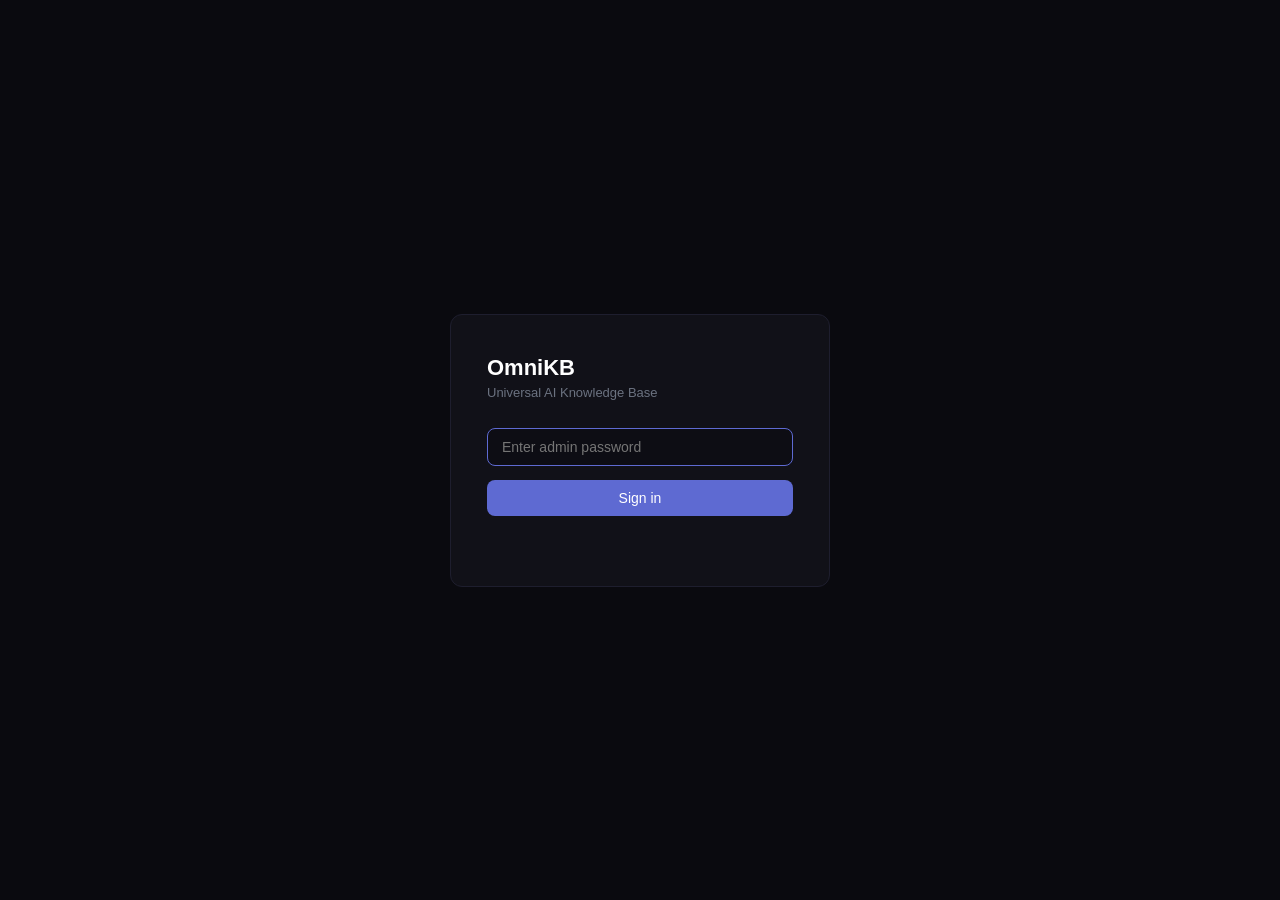
<file: frontend/login.html>
<!DOCTYPE html>
<html lang="zh-CN">
<head>
  <meta charset="UTF-8"/>
  <meta name="viewport" content="width=device-width, initial-scale=1.0"/>
  <title>OmniKB Login</title>
  <link rel="icon" type="image/png" sizes="32x32" href="favicon-32.png"/>
  <style>
    :root {
      --bg: #0a0a0f;
      --card-bg: #111118;
      --border: #1e1e2e;
      --text: #c9d1d9;
      --text-muted: #6b7280;
      --accent: #5e6ad2;
      --accent-hover: #4f5bc1;
      --input-bg: #0d0d14;
      --danger: #ef4444;
    }
    * { margin: 0; padding: 0; box-sizing: border-box; }
    body {
      font-family: -apple-system, BlinkMacSystemFont, "Segoe UI", Roboto, "Helvetica Neue", Arial, sans-serif;
      background: var(--bg);
      color: var(--text);
      display: flex;
      align-items: center;
      justify-content: center;
      min-height: 100vh;
    }
    .login-card {
      background: var(--card-bg);
      border: 1px solid var(--border);
      border-radius: 12px;
      padding: 40px 36px;
      width: 380px;
      max-width: 90vw;
    }
    .login-card h1 {
      font-size: 22px;
      font-weight: 600;
      margin-bottom: 4px;
      color: #fff;
    }
    .login-card .subtitle {
      font-size: 13px;
      color: var(--text-muted);
      margin-bottom: 28px;
    }
    .login-card input {
      width: 100%;
      padding: 10px 14px;
      background: var(--input-bg);
      border: 1px solid var(--border);
      border-radius: 8px;
      color: var(--text);
      font-size: 14px;
      outline: none;
      transition: border-color 0.15s;
    }
    .login-card input:focus {
      border-color: var(--accent);
    }
    .login-card button {
      width: 100%;
      margin-top: 14px;
      padding: 10px 0;
      background: var(--accent);
      color: #fff;
      border: none;
      border-radius: 8px;
      font-size: 14px;
      font-weight: 500;
      cursor: pointer;
      transition: background 0.15s;
    }
    .login-card button:hover { background: var(--accent-hover); }
    .login-card button:disabled { opacity: 0.5; cursor: not-allowed; }
    .login-card .error {
      color: var(--danger);
      font-size: 13px;
      margin-top: 10px;
      min-height: 20px;
    }
  </style>
</head>
<body>
<div class="login-card">
  <h1>OmniKB</h1>
  <p class="subtitle">Universal AI Knowledge Base</p>
  <form id="login-form">
    <input type="password" id="password-input" placeholder="Enter admin password" required autofocus/>
    <button type="submit" id="submit-btn">Sign in</button>
    <div class="error" id="login-error"></div>
  </form>
</div>
<script>
  const form = document.getElementById('login-form');
  const input = document.getElementById('password-input');
  const btn = document.getElementById('submit-btn');
  const err = document.getElementById('login-error');

  form.onsubmit = async function(e) {
    e.preventDefault();
    const pwd = input.value.trim();
    if (!pwd) return;

    btn.disabled = true;
    btn.textContent = 'Signing in...';
    err.textContent = '';

    try {
      const res = await fetch('/auth/login', {
        method: 'POST',
        headers: { 'Content-Type': 'application/json' },
        body: JSON.stringify({ password: pwd }),
      });
      if (res.ok) {
        const dest = new URLSearchParams(window.location.search).get('next') || '/';
        window.location.href = dest;
      } else {
        const data = await res.json().catch(() => ({}));
        err.textContent = data.detail || 'Incorrect password';
        btn.disabled = false;
        btn.textContent = 'Sign in';
      }
    } catch {
      err.textContent = 'Network error — cannot reach backend';
      btn.disabled = false;
      btn.textContent = 'Sign in';
    }
  };
</script>
</body>
</html>
</file>
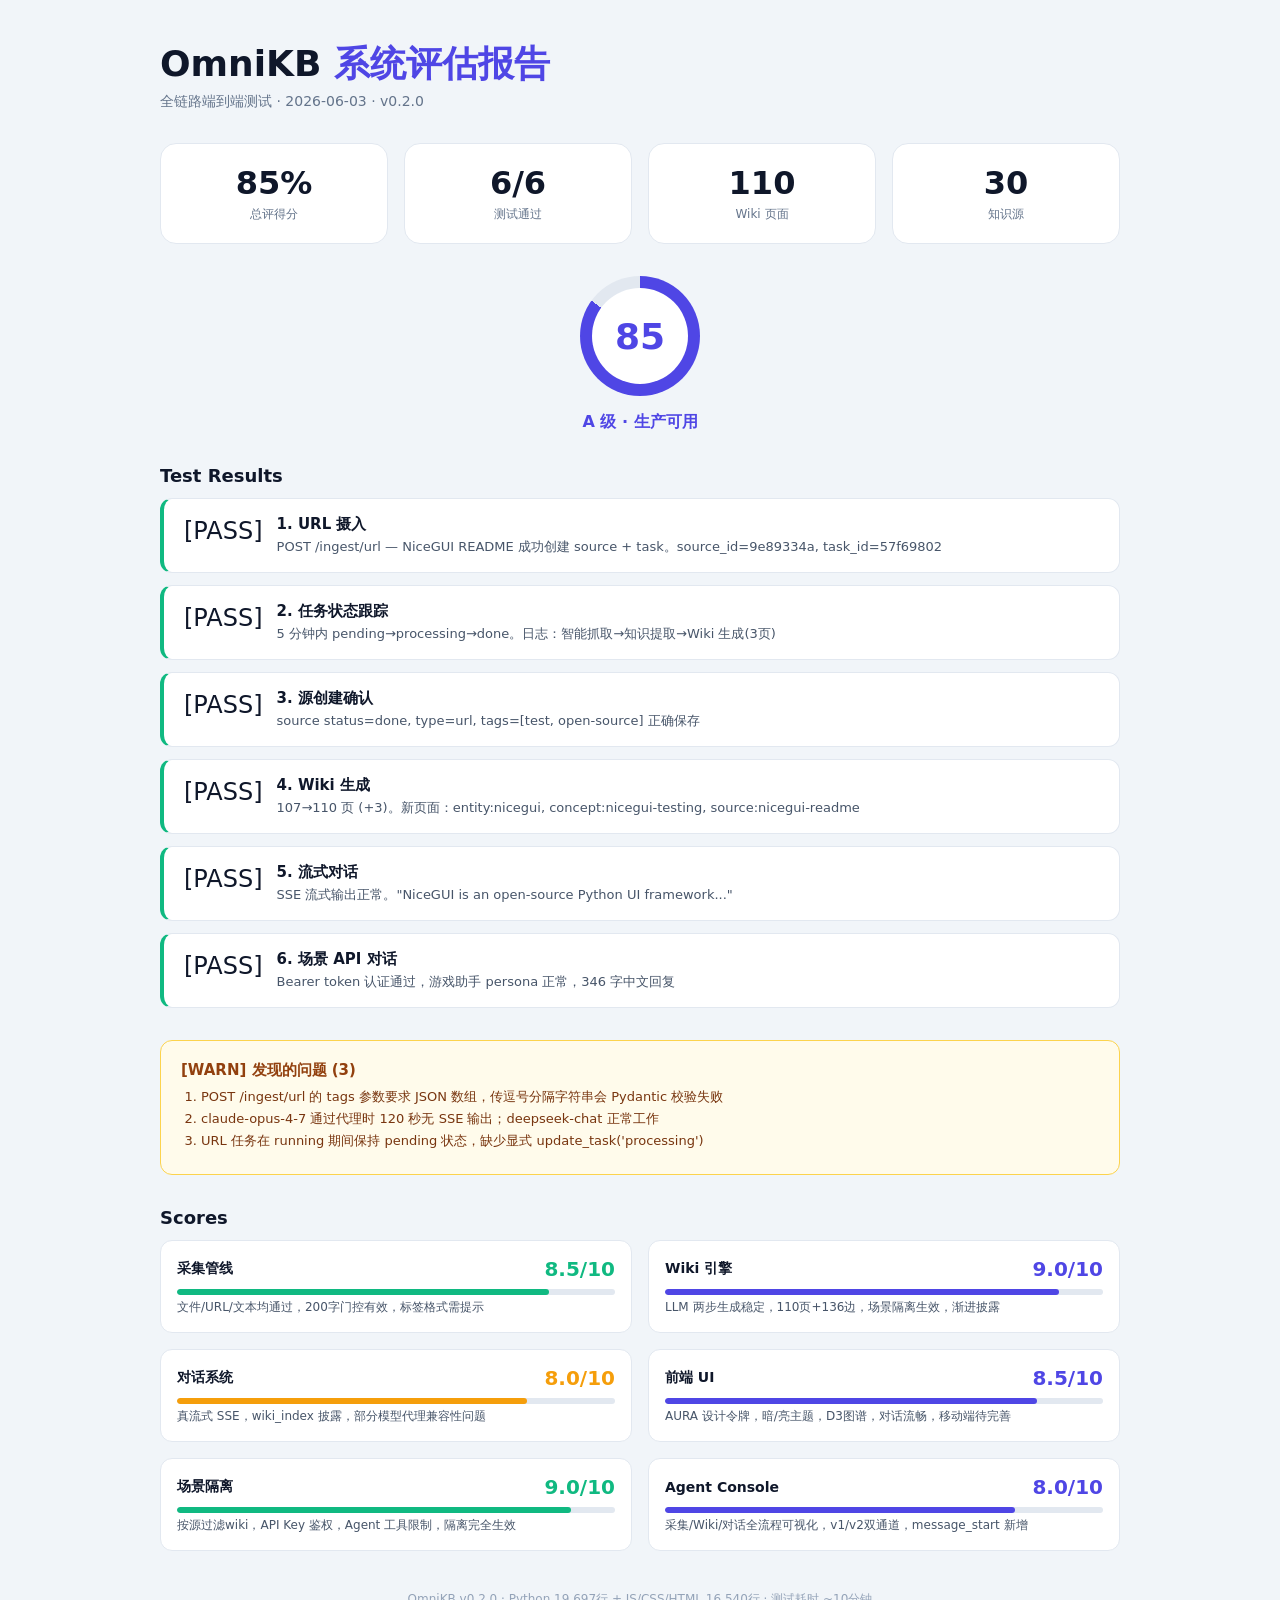
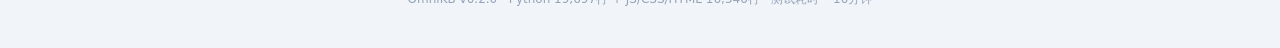
<file: frontend/test-report.html>
<!DOCTYPE html>
<html lang="zh-CN">
<head>
<meta charset="UTF-8">
<meta name="viewport" content="width=device-width, initial-scale=1.0">
<title>OmniKB 系统评估报告</title>
<style>
  * { margin:0; padding:0; box-sizing:border-box; }
  body { font-family: 'Plus Jakarta Sans', 'Inter', system-ui, sans-serif; background: #f1f5f9; color: #0f172a; padding: 40px; }
  .container { max-width: 960px; margin:0 auto; }
  h1 { font-size: 36px; font-weight: 700; margin-bottom: 4px; }
  h1 span { color: #4f46e5; }
  .subtitle { color: #64748b; font-size: 14px; margin-bottom: 32px; }
  .summary-grid { display: grid; grid-template-columns: repeat(4,1fr); gap: 16px; margin-bottom: 32px; }
  .stat-card { background: #fff; border: 1px solid #e2e8f0; border-radius: 16px; padding: 20px; text-align: center; }
  .stat-value { font-size: 32px; font-weight: 800; color: #0f172a; }
  .stat-label { font-size: 12px; color: #64748b; margin-top: 4px; }
  .score-ring { width: 120px; height: 120px; border-radius: 50%; background: conic-gradient(#4f46e5 0deg 306deg, #e2e8f0 306deg 360deg); display: flex; align-items: center; justify-content: center; margin: 0 auto 16px; }
  .score-inner { width: 96px; height: 96px; border-radius: 50%; background: #fff; display: flex; align-items: center; justify-content: center; font-size: 36px; font-weight: 800; color: #4f46e5; }
  .test-list { display: flex; flex-direction: column; gap: 12px; margin-bottom: 32px; }
  .test-item { background: #fff; border: 1px solid #e2e8f0; border-radius: 12px; padding: 16px 20px; display: flex; align-items: flex-start; gap: 14px; }
  .test-icon { font-size: 24px; flex-shrink: 0; margin-top: 2px; }
  .test-body { flex: 1; }
  .test-name { font-size: 15px; font-weight: 700; }
  .test-detail { font-size: 13px; color: #475569; margin-top: 4px; }
  .test-pass { border-left: 4px solid #10b981; }
  .test-warn { border-left: 4px solid #f59e0b; }
  .issues { background: #fffbeb; border: 1px solid #fcd34d; border-radius: 12px; padding: 20px; margin-bottom: 32px; }
  .issues h3 { font-size: 15px; margin-bottom: 8px; color: #92400e; }
  .issues li { font-size: 13px; color: #78350f; margin-left: 20px; margin-bottom: 4px; }
  .dimension-grid { display: grid; grid-template-columns: repeat(2,1fr); gap: 16px; margin-bottom: 32px; }
  .dim-card { background: #fff; border: 1px solid #e2e8f0; border-radius: 12px; padding: 16px; }
  .dim-header { display: flex; justify-content: space-between; align-items: center; margin-bottom: 8px; }
  .dim-name { font-size: 14px; font-weight: 700; }
  .dim-score { font-size: 20px; font-weight: 800; }
  .dim-bar { height: 6px; border-radius: 3px; background: #e2e8f0; overflow: hidden; }
  .dim-fill { height: 100%; border-radius: 3px; transition: width 0.5s ease; }
  footer { text-align: center; color: #94a3b8; font-size: 12px; margin-top: 40px; }
  @media (max-width: 640px) { .summary-grid { grid-template-columns: repeat(2,1fr); } .dimension-grid { grid-template-columns: 1fr; } }
</style>
</head>
<body>
<div class="container">
<h1>OmniKB <span>系统评估报告</span></h1>
<p class="subtitle">全链路端到端测试 · 2026-06-03 · v0.2.0</p>

<div class="summary-grid">
  <div class="stat-card"><div class="stat-value">85%</div><div class="stat-label">总评得分</div></div>
  <div class="stat-card"><div class="stat-value">6/6</div><div class="stat-label">测试通过</div></div>
  <div class="stat-card"><div class="stat-value">110</div><div class="stat-label">Wiki 页面</div></div>
  <div class="stat-card"><div class="stat-value">30</div><div class="stat-label">知识源</div></div>
</div>

<div style="text-align:center;margin-bottom:32px;">
  <div class="score-ring"><div class="score-inner">85</div></div>
  <span style="font-weight:700;color:#4f46e5;">A 级 · 生产可用</span>
</div>

<h2 style="font-size:18px;margin-bottom:12px;">Test Results</h2>
<div class="test-list">
  <div class="test-item test-pass">
    <span class="test-icon">[PASS]</span>
    <div class="test-body">
      <div class="test-name">1. URL 摄入</div>
      <div class="test-detail">POST /ingest/url — NiceGUI README 成功创建 source + task。source_id=9e89334a, task_id=57f69802</div>
    </div>
  </div>
  <div class="test-item test-pass">
    <span class="test-icon">[PASS]</span>
    <div class="test-body">
      <div class="test-name">2. 任务状态跟踪</div>
      <div class="test-detail">5 分钟内 pending→processing→done。日志：智能抓取→知识提取→Wiki 生成(3页)</div>
    </div>
  </div>
  <div class="test-item test-pass">
    <span class="test-icon">[PASS]</span>
    <div class="test-body">
      <div class="test-name">3. 源创建确认</div>
      <div class="test-detail">source status=done, type=url, tags=[test, open-source] 正确保存</div>
    </div>
  </div>
  <div class="test-item test-pass">
    <span class="test-icon">[PASS]</span>
    <div class="test-body">
      <div class="test-name">4. Wiki 生成</div>
      <div class="test-detail">107→110 页 (+3)。新页面：entity:nicegui, concept:nicegui-testing, source:nicegui-readme</div>
    </div>
  </div>
  <div class="test-item test-pass">
    <span class="test-icon">[PASS]</span>
    <div class="test-body">
      <div class="test-name">5. 流式对话</div>
      <div class="test-detail">SSE 流式输出正常。"NiceGUI is an open-source Python UI framework..."</div>
    </div>
  </div>
  <div class="test-item test-pass">
    <span class="test-icon">[PASS]</span>
    <div class="test-body">
      <div class="test-name">6. 场景 API 对话</div>
      <div class="test-detail">Bearer token 认证通过，游戏助手 persona 正常，346 字中文回复</div>
    </div>
  </div>
</div>

<div class="issues">
  <h3>[WARN] 发现的问题 (3)</h3>
  <ol>
    <li>POST /ingest/url 的 tags 参数要求 JSON 数组，传逗号分隔字符串会 Pydantic 校验失败</li>
    <li>claude-opus-4-7 通过代理时 120 秒无 SSE 输出；deepseek-chat 正常工作</li>
    <li>URL 任务在 running 期间保持 pending 状态，缺少显式 update_task('processing')</li>
  </ol>
</div>

<h2 style="font-size:18px;margin-bottom:12px;">Scores</h2>
<div class="dimension-grid">
  <div class="dim-card">
    <div class="dim-header"><span class="dim-name">采集管线</span><span class="dim-score" style="color:#10b981">8.5/10</span></div>
    <div class="dim-bar"><div class="dim-fill" style="width:85%;background:#10b981;"></div></div>
    <div style="font-size:12px;color:#475569;margin-top:4px;">文件/URL/文本均通过，200字门控有效，标签格式需提示</div>
  </div>
  <div class="dim-card">
    <div class="dim-header"><span class="dim-name">Wiki 引擎</span><span class="dim-score" style="color:#4f46e5">9.0/10</span></div>
    <div class="dim-bar"><div class="dim-fill" style="width:90%;background:#4f46e5;"></div></div>
    <div style="font-size:12px;color:#475569;margin-top:4px;">LLM 两步生成稳定，110页+136边，场景隔离生效，渐进披露</div>
  </div>
  <div class="dim-card">
    <div class="dim-header"><span class="dim-name">对话系统</span><span class="dim-score" style="color:#f59e0b">8.0/10</span></div>
    <div class="dim-bar"><div class="dim-fill" style="width:80%;background:#f59e0b;"></div></div>
    <div style="font-size:12px;color:#475569;margin-top:4px;">真流式 SSE，wiki_index 披露，部分模型代理兼容性问题</div>
  </div>
  <div class="dim-card">
    <div class="dim-header"><span class="dim-name">前端 UI</span><span class="dim-score" style="color:#4f46e5">8.5/10</span></div>
    <div class="dim-bar"><div class="dim-fill" style="width:85%;background:#4f46e5;"></div></div>
    <div style="font-size:12px;color:#475569;margin-top:4px;">AURA 设计令牌，暗/亮主题，D3图谱，对话流畅，移动端待完善</div>
  </div>
  <div class="dim-card">
    <div class="dim-header"><span class="dim-name">场景隔离</span><span class="dim-score" style="color:#10b981">9.0/10</span></div>
    <div class="dim-bar"><div class="dim-fill" style="width:90%;background:#10b981;"></div></div>
    <div style="font-size:12px;color:#475569;margin-top:4px;">按源过滤wiki，API Key 鉴权，Agent 工具限制，隔离完全生效</div>
  </div>
  <div class="dim-card">
    <div class="dim-header"><span class="dim-name">Agent Console</span><span class="dim-score" style="color:#4f46e5">8.0/10</span></div>
    <div class="dim-bar"><div class="dim-fill" style="width:80%;background:#4f46e5;"></div></div>
    <div style="font-size:12px;color:#475569;margin-top:4px;">采集/Wiki/对话全流程可视化，v1/v2双通道，message_start 新增</div>
  </div>
</div>

<footer>
  OmniKB v0.2.0 · Python 19,697行 + JS/CSS/HTML 16,540行 · 测试耗时 ~10分钟
</footer>
</div>
</body>
</html>
</file>
